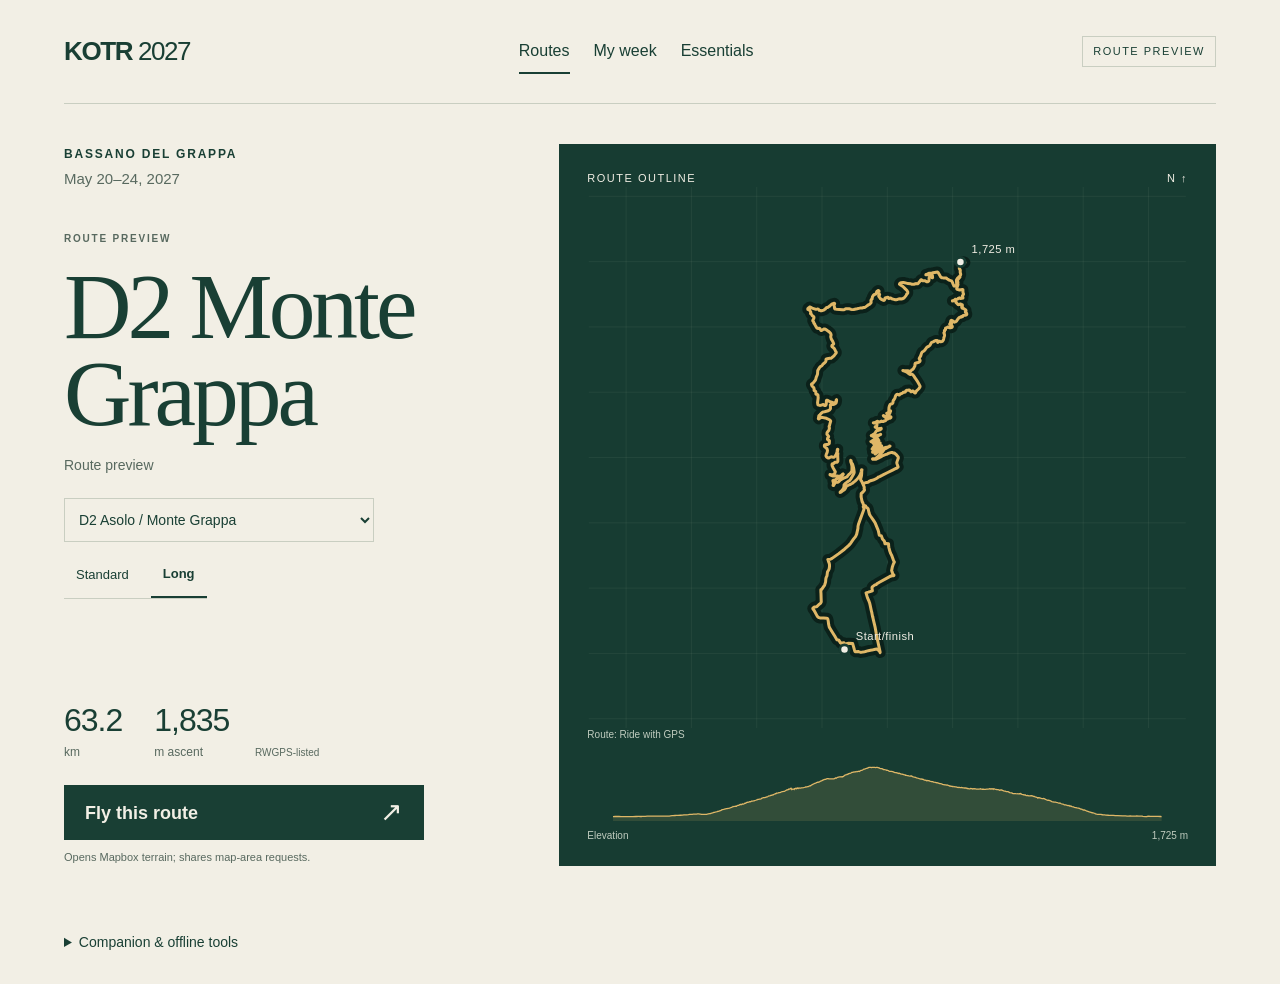
<file: index.html>
<!doctype html>
<html lang="en">
<head>
  <meta charset="utf-8">
  <!-- release entry check -->
  <meta name="viewport" content="width=device-width, initial-scale=1">
  <meta name="color-scheme" content="light">
  <meta http-equiv="x-dns-prefetch-control" content="off">
  <meta name="referrer" content="no-referrer">
  <title>KOTR 2027 · Routes</title>
  <meta name="description" content="Explore the seven event routes around Bassano del Grappa. Preview a route, fly it, then plan your week explicitly.">
  <link rel="icon" href="data:,">
  <link rel="alternate" type="application/json" title="Approved route catalog" href="./assets/route-pack.json">
  <link data-rider-style rel="stylesheet" href="./prototypes/rider-first/style.css">
  <script type="module" src="./js/home-entry.mjs"></script>
</head>
<body>
  <main id="landing">
    <header class="masthead">
      <a class="brand" href="./" aria-label="KOTR 2027 Routes">KOTR <span>2027</span></a>
      <nav aria-label="Main navigation">
        <button class="nav-active" id="routes-nav" aria-current="page">Routes</button>
        <a href="./explore.html?area=plan">My week</a>
        <a href="./explore.html?area=ride-week">Essentials</a>
      </nav>
      <span class="prototype-tag">Route preview</span>
    </header>
    <section class="hero" aria-labelledby="route-title">
      <div class="intro">
        <p class="eyebrow">Bassano del Grappa</p>
        <p class="dates">May 20–24, 2027</p>
        <div class="route-heading">
          <p class="eyebrow">Route preview</p>
          <h1 id="route-title">D2 Monte<br>Grappa</h1>
          <p class="preview-note">Route preview</p>
        </div>
        <div class="route-picker">
          <label class="sr-only" for="landing-route">Route group</label>
          <select id="landing-route" disabled></select>
          <div id="variants" role="group" aria-label="Route variant"></div>
        </div>
        <div class="metrics" aria-label="RWGPS-listed route statistics">
          <div><strong id="distance">—</strong><span>km</span></div>
          <div><strong id="ascent">—</strong><span>m ascent</span></div>
          <small>RWGPS-listed</small>
        </div>
        <div class="entry">
          <button class="primary" id="fly" disabled>Fly this route <span aria-hidden="true">↗</span></button>
          <p>Opens Mapbox terrain; shares map-area requests.</p>
        </div>
      </div>
      <figure class="geography">
        <div class="map-heading"><span>Route outline</span><span aria-label="North is up">N ↑</span></div>
        <svg id="landing-map" class="route-map" viewBox="0 0 640 580" role="img" aria-label="Actual route outline, north up. Not terrain imagery."></svg>
        <figcaption>Route: Ride with GPS</figcaption>
        <svg id="landing-profile" class="mini-profile" viewBox="0 0 640 70" role="img" aria-label="Actual route elevation profile"></svg>
        <div class="map-footer"><span>Elevation</span><span id="peak-label"></span></div>
      </figure>
    </section>
    <p id="load-status" role="status">Loading the cleared route…</p>
    <details id="home-tools">
      <summary>Companion &amp; offline tools</summary>
      <p>Preview selection is not an itinerary. <a href="./explore.html?area=plan">Plan your week</a> explicitly.</p>
      <p><a href="./explore.html">Explore: pace, comparisons, private imports &amp; replay</a> ·
        <a href="./explore.html?area=prepare">Prepare</a> ·
        <a href="./explore.html?area=ride-week">Event guide</a></p>
    </details>
    <noscript>JavaScript enables route previews and playback. The companion tools also require JavaScript.</noscript>
  </main>
  <section id="player" aria-label="Route player" hidden>
    <div id="player-surface">
      <svg id="player-map" class="route-map" viewBox="0 0 640 580" role="img" aria-label="Actual route outline with moving preview position. Not a 3D terrain view."></svg>
      <div id="terrain" aria-label="Online satellite terrain"></div>
    </div>
    <header class="player-header">
      <button id="back" class="glass" aria-label="Back to Routes">← <span>Routes</span></button>
      <div class="player-route glass">
        <label for="player-route">Explore the ride</label>
        <select id="player-route"></select>
      </div>
    </header>
    <div class="player-status glass">
      <span class="status-dot" aria-hidden="true"></span>
      <span id="terrain-status" role="status">Route outline · 2D preview</span>
      <span id="ride-notice" role="status">Paused</span>
    </div>
    <div class="camera-distance glass" role="group" aria-label="Camera distance" aria-describedby="zoom-help">
      <button id="view-rider" type="button" disabled aria-pressed="false">Rider</button>
      <button id="view-aerial" type="button" disabled aria-pressed="true">Aerial</button>
      <button id="zoom-nearer" type="button" disabled aria-label="Zoom nearer">+</button>
      <button id="zoom-farther" type="button" disabled aria-label="Zoom farther">−</button>
      <small id="zoom-help" class="sr-only">Camera requires online terrain</small>
    </div>
    <div class="player-bottom">
      <section id="profile-panel" class="glass" aria-label="Elevation profile" hidden>
        <div class="profile-heading"><span>Elevation <output id="height" aria-live="off"></output></span><button id="profile-details-toggle" aria-expanded="false" aria-controls="profile-details">Details</button><button id="profile-close">Close ×</button></div>
        <svg id="player-profile" viewBox="0 0 640 100" preserveAspectRatio="none" role="slider" tabindex="0" aria-label="Seek on elevation profile" aria-valuemin="0" aria-valuemax="1000" aria-valuenow="0" aria-describedby="profile-help"></svg>
        <div id="profile-details" hidden>
        <label for="seek" class="sr-only">Position along route</label>
        <input id="seek" type="range" min="0" max="1000" value="0">
        <div class="profile-scale"><span>Start</span><output id="position" aria-live="off"></output><span>Finish</span></div>
        <p>Ride elapsed <span id="ride-elapsed">0:00:00</span> · <span id="progress">0.0 km</span></p>
        <p id="profile-help">Tap the profile to seek paused. Arrow keys: 250 m; Page keys: 1 km; Home / End. Live rides start here with time and work reset. Elevation is from the source track.</p>
        <div class="section-actions"><button id="main-climb">Try the main climb</button></div>
        <div class="section-actions" role="group" aria-label="Baseline strategy">
          <button id="pin-baseline">Pin baseline</button><button id="repin-baseline" disabled>Repin</button><button id="remove-baseline" disabled>Remove baseline</button>
        </div>
        <p id="comparison-notice" role="status"></p>
        <p id="comparison-detail"></p>
        <details><summary>About the diamond baseline</summary>
          <p>◇ Hollow diamond = pinned strategy; ● solid circle = live rider. Distance is live minus baseline at equal elapsed time from this trial’s origin. Arrival seconds and mechanical pedal kJ are live minus baseline at the common distance both have reached, before any stop there. Negative seconds means live arrived sooner, not a ranking.</p>
          <p>A pin freezes route revision, rider/model, origin, stops, initial controls and applied actions; then holds the last effort/gear/coast. Choices apply immediately, even paused. Future timed commands are excluded until their time arrives. Seek, restart, route or rider/model changes clear the pin with a reason; live effort/gear choices do not. Repin replaces it without seeking. Nothing is saved or fetched.</p>
          <p>Estimates in constant conditions, no momentum or fatigue; uphill coasting stalls immediately. No future arrival is promised for a stalled baseline. Bounded to 24 ride hours, 1,024 applied actions, 2,048 windows and 8,192 indexed segments; beyond these limits start a shorter trial. Rider, drivetrain and still-air assumptions are in Setup.</p>
        </details>
        <div class="section-actions" role="group" aria-label="Route framing">
          <button data-frame="overview">Overview</button><button data-frame="section">Section</button><button data-frame="follow">Follow</button>
        </div>
        <p id="section-detail"></p>
        <p id="road-transition"></p>
        <button id="retry-section">Retry selected section</button>
        <details id="sections"><summary>Survey sections <span id="section-count"></span></summary><ol id="section-list"></ol></details>
        <p>Algorithmic sections · processed averages from 250 m windows (the final window may be longer), not measured road gradients. Elevation errors can affect gain and grade. No surface, hazards or recovery guarantees.</p>
        <div class="ride-context"><span id="model-provenance">Example model</span><span id="ride-remaining">ETA unknown · live choices</span></div>
        </div>
      </section>
      <section id="cockpit" class="glass" aria-label="Modeled riding cockpit">
        <div id="comparison-hud" aria-label="Live minus pinned baseline" hidden><span id="comparison-gap"></span><span id="comparison-arrival"></span></div>
        <div class="telemetry">
          <div><strong id="ride-speed">—</strong><small id="speed-provenance">km/h · example model</small></div>
          <div><strong id="ride-power">—</strong><small id="ride-effort">Steady · estimate</small></div>
          <div><strong id="ride-grade">—</strong><small>slope estimate</small></div>
        </div>
        <div id="road-card" aria-label="Estimated road ahead">
          <div class="road-line"><span id="road-current"></span></div>
          <div class="road-line"><span id="road-ahead"></span></div>
        </div>
        <div class="ride-actions">
          <div class="gears" role="group" aria-label="Gearing changes cadence, not speed">
            <button id="gear-easier" aria-label="Easier gear">− Easier</button>
            <span><b id="ride-gear">34×28</b> <span id="ride-cadence">— rpm</span></span>
            <button id="gear-harder" aria-label="Harder gear">Harder +</button>
          </div>
          <div class="efforts" role="group" aria-label="Target effort">
            <button data-effort="0.6" aria-pressed="false">Easy</button>
            <button data-effort="0.75" aria-pressed="true">Steady</button>
            <button data-effort="0.9" aria-pressed="false">Hard</button>
            <button id="coast" aria-pressed="false">Coast</button>
          </div>
        </div>
      </section>
      <div class="playbar glass">
        <button id="play" class="primary" aria-label="Play route preview">▶ <span>Play</span></button>
        <label class="playback-rate">Playback<select id="playback-rate" aria-label="Playback rate, not riding speed"><option value="1">1×</option><option value="4">4×</option><option value="16" selected>16×</option><option value="60">60×</option></select></label>
        <button id="profile-toggle" aria-expanded="false" aria-controls="profile-panel">Profile <span aria-hidden="true">⌃</span></button>
        <button id="tools-toggle" aria-expanded="false" aria-controls="tools-panel" aria-label="Rider setup and player options">Setup</button>
      </div>
      <section id="tools-panel" class="glass" aria-label="Player options" hidden>
        <div class="sheet-heading"><h2>Ride setup</h2><button id="tools-close" aria-label="Close ride setup">Close ×</button></div>
        <details><summary>About the camera approximation</summary><p>Satellite imagery and approximate terrain, not Street View or literal rider eyesight. Rider follows 2–9 m above the terrain and lifts on steep slopes. Road surfaces and road cuts are not modeled. Zoom changes viewing distance, not terrain detail or riding speed. A new route resets viewing distance.</p></details>
        <label>Mode <select id="ride-mode"><option value="experiment">Live ride · your choices</option><option value="explore">Steady ride · 75%</option></select></label>
        <p>Live ride: seeking starts here with elapsed time and work reset. Restart returns here. Steady ride: seeking shows estimated arrival time. Changes pause.</p>
        <label>Camera <select id="camera" disabled><option value="follow">Follow rider</option><option value="overview">Whole route</option><option value="section">Selected section</option></select></label>
        <p>2D Follow shows the route overview with the current rider. Section highlights use the selected route geometry.</p>
        <label class="check"><input id="offline" type="checkbox"> Use 2D only (no terrain requests)</label>
        <button id="restart">Restart ride</button>
        <fieldset><legend>Rider · optional, never auto-saved</legend>
          <p>Blank fields use the example. Invalid entries disable estimates, not the route.</p>
          <label for="rider-mass">Rider mass · kg</label><input id="rider-mass" type="text" inputmode="decimal" placeholder="Example: 75" autocomplete="off">
          <label for="rider-ftp">FTP · W</label><input id="rider-ftp" type="text" inputmode="decimal" placeholder="Example: 220" autocomplete="off">
          <label for="rider-bike">Bike + kit · kg</label><input id="rider-bike" type="text" inputmode="decimal" placeholder="Example: 12" autocomplete="off">
          <button id="rider-reset">Use example rider</button>
          <p id="rider-errors" role="status"></p>
        </fieldset>
        <p id="rider-assumptions"></p>
        <details><summary>What this model means</summary>
          <p>Easy, Steady and Hard request 60%, 75% and 90% of FTP (sustainable power), using an example 220 W unless you supply it. Watts and km/h are estimates, not actual readings. Gears change leg speed (rpm) and pedal force, not speed at fixed power. Playback only changes how fast ride time passes on screen.</p>
          <p>Estimates, not sensors or pacing advice. Quasi-steady: no momentum, acceleration or fatigue. Coast on an uphill stops immediately in this approximation; choose an effort to resume.</p>
          <p id="drivetrain-assumptions"></p>
          <p id="physics-assumptions"></p>
        </details>
      </section>
      <p class="player-credit">Route: Ride with GPS · Route preview <span id="provider-credit" hidden>· <a href="https://www.mapbox.com/about/maps/" target="_blank" rel="noopener">© Mapbox</a> · <a href="https://www.openstreetmap.org/copyright" target="_blank" rel="noopener">© OpenStreetMap</a> · <a href="https://apps.mapbox.com/feedback/" target="_blank" rel="noopener">Improve this map</a></span></p>
    </div>
  </section>
</body>
</html>
</file>
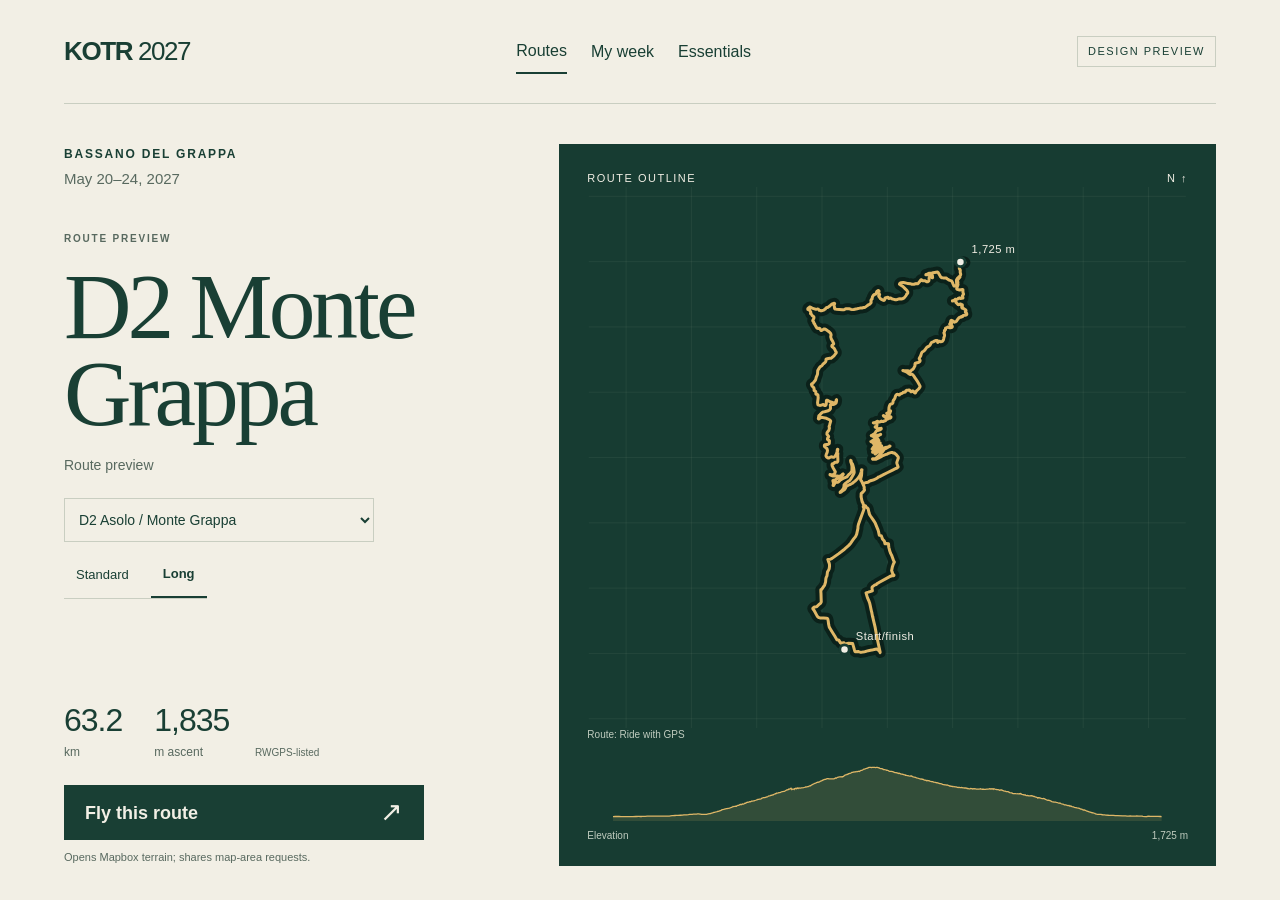
<file: prototypes/rider-first/index.html>
<!doctype html>
<html lang="en">
<head>
  <meta charset="utf-8">
  <meta name="viewport" content="width=device-width, initial-scale=1">
  <meta name="color-scheme" content="light">
  <title>KOTR 2027 · Routes preview</title>
  <link rel="icon" href="data:,">
  <link rel="alternate" type="application/json" title="Approved route catalog" href="../../assets/route-pack.json">
  <link rel="stylesheet" href="./style.css">
  <script type="module" src="./app.mjs"></script>
</head>
<body>
  <main id="landing">
    <header class="masthead">
      <a class="brand" href="./" aria-label="KOTR 2027 Routes">KOTR <span>2027</span></a>
      <nav aria-label="Preview navigation">
        <button class="nav-active" id="routes-nav" aria-current="page">Routes</button>
        <button data-dialog="week">My week</button>
        <button data-dialog="essentials">Essentials</button>
      </nav>
      <span class="prototype-tag">Design preview</span>
    </header>
    <section class="hero" aria-labelledby="route-title">
      <div class="intro">
        <p class="eyebrow">Bassano del Grappa</p>
        <p class="dates">May 20–24, 2027</p>
        <div class="route-heading">
          <p class="eyebrow">Route preview</p>
          <h1 id="route-title">D2 Monte<br>Grappa</h1>
          <p class="preview-note">Route preview</p>
        </div>
        <div class="route-picker">
          <label class="sr-only" for="landing-route">Route group</label>
          <select id="landing-route" disabled></select>
          <div id="variants" role="group" aria-label="Route variant"></div>
        </div>
        <div class="metrics" aria-label="RWGPS-listed route statistics">
          <div><strong id="distance">—</strong><span>km</span></div>
          <div><strong id="ascent">—</strong><span>m ascent</span></div>
          <small>RWGPS-listed</small>
        </div>
        <div class="entry">
          <button class="primary" id="fly" disabled>Fly this route <span aria-hidden="true">↗</span></button>
          <p>Opens Mapbox terrain; shares map-area requests.</p>
        </div>
      </div>
      <figure class="geography">
        <div class="map-heading"><span>Route outline</span><span aria-label="North is up">N ↑</span></div>
        <svg id="landing-map" class="route-map" viewBox="0 0 640 580" role="img" aria-label="Actual route outline, north up. Not terrain imagery."></svg>
        <figcaption>Route: Ride with GPS</figcaption>
        <svg id="landing-profile" class="mini-profile" viewBox="0 0 640 70" role="img" aria-label="Actual route elevation profile"></svg>
        <div class="map-footer"><span>Elevation</span><span id="peak-label"></span></div>
      </figure>
    </section>
    <p id="load-status" role="status">Loading the cleared route…</p>
  </main>

  <section id="player" aria-label="Route player" hidden>
    <div id="player-surface">
      <svg id="player-map" class="route-map" viewBox="0 0 640 580" role="img" aria-label="Actual route outline with moving preview position. Not a 3D terrain view."></svg>
      <div id="terrain" aria-label="Online satellite terrain"></div>
    </div>
    <header class="player-header">
      <button id="back" class="glass" aria-label="Back to Routes">← <span>Routes</span></button>
      <div class="player-route glass">
        <label for="player-route">Explore the ride</label>
        <select id="player-route"></select>
      </div>
    </header>
    <div class="player-status glass">
      <span class="status-dot" aria-hidden="true"></span>
      <span id="terrain-status" role="status">Route outline · 2D preview</span>
      <span id="ride-notice" role="status">Paused</span>
    </div>
    <div class="camera-distance glass" role="group" aria-label="Camera distance" aria-describedby="zoom-help">
      <button id="view-rider" type="button" disabled aria-pressed="false">Rider</button>
      <button id="view-aerial" type="button" disabled aria-pressed="true">Aerial</button>
      <button id="zoom-nearer" type="button" disabled aria-label="Zoom nearer">+</button>
      <button id="zoom-farther" type="button" disabled aria-label="Zoom farther">−</button>
      <small id="zoom-help" class="sr-only">Camera requires online terrain</small>
    </div>
    <div class="player-bottom">
      <section id="profile-panel" class="glass" aria-label="Elevation profile" hidden>
        <div class="profile-heading"><span>Elevation <output id="height" aria-live="off"></output></span><button id="profile-details-toggle" aria-expanded="false" aria-controls="profile-details">Details</button><button id="profile-close">Close ×</button></div>
        <svg id="player-profile" viewBox="0 0 640 100" preserveAspectRatio="none" role="slider" tabindex="0" aria-label="Seek on elevation profile" aria-valuemin="0" aria-valuemax="1000" aria-valuenow="0" aria-describedby="profile-help"></svg>
        <div id="profile-details" hidden>
        <label for="seek" class="sr-only">Position along route</label>
        <input id="seek" type="range" min="0" max="1000" value="0">
        <div class="profile-scale"><span>Start</span><output id="position" aria-live="off"></output><span>Finish</span></div>
        <p>Ride elapsed <span id="ride-elapsed">0:00:00</span> · <span id="progress">0.0 km</span></p>
        <p id="profile-help">Tap the profile to seek paused. Arrow keys: 250 m; Page keys: 1 km; Home / End. Live rides start here with time and work reset. Elevation is from the source track.</p>
        <div class="section-actions"><button id="main-climb">Try the main climb</button></div>
        <div class="section-actions" role="group" aria-label="Baseline strategy">
          <button id="pin-baseline">Pin baseline</button><button id="repin-baseline" disabled>Repin</button><button id="remove-baseline" disabled>Remove baseline</button>
        </div>
        <p id="comparison-notice" role="status"></p>
        <p id="comparison-detail"></p>
        <details><summary>About the diamond baseline</summary>
          <p>◇ Hollow diamond = pinned strategy; ● solid circle = live rider. Distance is live minus baseline at equal elapsed time from this trial’s origin. Arrival seconds and mechanical pedal kJ are live minus baseline at the common distance both have reached, before any stop there. Negative seconds means live arrived sooner, not a ranking.</p>
          <p>A pin freezes route revision, rider/model, origin, stops, initial controls and applied actions; then holds the last effort/gear/coast. Choices apply immediately, even paused. Future timed commands are excluded until their time arrives. Seek, restart, route or rider/model changes clear the pin with a reason; live effort/gear choices do not. Repin replaces it without seeking. Nothing is saved or fetched.</p>
          <p>Estimates in constant conditions, no momentum or fatigue; uphill coasting stalls immediately. No future arrival is promised for a stalled baseline. Bounded to 24 ride hours, 1,024 applied actions, 2,048 windows and 8,192 indexed segments; beyond these limits start a shorter trial. Rider, drivetrain and still-air assumptions are in Setup.</p>
        </details>
        <div class="section-actions" role="group" aria-label="Route framing">
          <button data-frame="overview">Overview</button><button data-frame="section">Section</button><button data-frame="follow">Follow</button>
        </div>
        <p id="section-detail"></p>
        <p id="road-transition"></p>
        <button id="retry-section">Retry selected section</button>
        <details id="sections"><summary>Survey sections <span id="section-count"></span></summary><ol id="section-list"></ol></details>
        <p>Algorithmic sections · processed averages from 250 m windows (the final window may be longer), not measured road gradients. Elevation errors can affect gain and grade. No surface, hazards or recovery guarantees.</p>
        <div class="ride-context"><span id="model-provenance">Example model</span><span id="ride-remaining">ETA unknown · live choices</span></div>
        </div>
      </section>
      <section id="cockpit" class="glass" aria-label="Modeled riding cockpit">
        <div id="comparison-hud" aria-label="Live minus pinned baseline" hidden><span id="comparison-gap"></span><span id="comparison-arrival"></span></div>
        <div class="telemetry">
          <div><strong id="ride-speed">—</strong><small id="speed-provenance">km/h · example model</small></div>
          <div><strong id="ride-power">—</strong><small id="ride-effort">Steady · estimate</small></div>
          <div><strong id="ride-grade">—</strong><small>slope estimate</small></div>
        </div>
        <div id="road-card" aria-label="Estimated road ahead">
          <div class="road-line"><span id="road-current"></span></div>
          <div class="road-line"><span id="road-ahead"></span></div>
        </div>
        <div class="ride-actions">
          <div class="gears" role="group" aria-label="Gearing changes cadence, not speed">
            <button id="gear-easier" aria-label="Easier gear">− Easier</button>
            <span><b id="ride-gear">34×28</b> <span id="ride-cadence">— rpm</span></span>
            <button id="gear-harder" aria-label="Harder gear">Harder +</button>
          </div>
          <div class="efforts" role="group" aria-label="Target effort">
            <button data-effort="0.6" aria-pressed="false">Easy</button>
            <button data-effort="0.75" aria-pressed="true">Steady</button>
            <button data-effort="0.9" aria-pressed="false">Hard</button>
            <button id="coast" aria-pressed="false">Coast</button>
          </div>
        </div>
      </section>
      <div class="playbar glass">
        <button id="play" class="primary" aria-label="Play route preview">▶ <span>Play</span></button>
        <label class="playback-rate">Playback<select id="playback-rate" aria-label="Playback rate, not riding speed"><option value="1">1×</option><option value="4">4×</option><option value="16" selected>16×</option><option value="60">60×</option></select></label>
        <button id="profile-toggle" aria-expanded="false" aria-controls="profile-panel">Profile <span aria-hidden="true">⌃</span></button>
        <button id="tools-toggle" aria-expanded="false" aria-controls="tools-panel" aria-label="Rider setup and player options">Setup</button>
      </div>
      <section id="tools-panel" class="glass" aria-label="Player options" hidden>
        <div class="sheet-heading"><h2>Ride setup</h2><button id="tools-close" aria-label="Close ride setup">Close ×</button></div>
        <details><summary>About the camera approximation</summary><p>Satellite imagery and approximate terrain, not Street View or literal rider eyesight. Rider follows 2–9 m above the terrain and lifts on steep slopes. Road surfaces and road cuts are not modeled. Zoom changes viewing distance, not terrain detail or riding speed. A new route resets viewing distance.</p></details>
        <label>Mode <select id="ride-mode"><option value="experiment">Live ride · your choices</option><option value="explore">Steady ride · 75%</option></select></label>
        <p>Live ride: seeking starts here with elapsed time and work reset. Restart returns here. Steady ride: seeking shows estimated arrival time. Changes pause.</p>
        <label>Camera <select id="camera" disabled><option value="follow">Follow rider</option><option value="overview">Whole route</option><option value="section">Selected section</option></select></label>
        <p>2D Follow shows the route overview with the current rider. Section highlights use the selected route geometry.</p>
        <label class="check"><input id="offline" type="checkbox"> Use 2D only (no terrain requests)</label>
        <button id="restart">Restart ride</button>
        <fieldset><legend>Rider · optional, never auto-saved</legend>
          <p>Blank fields use the example. Invalid entries disable estimates, not the route.</p>
          <label for="rider-mass">Rider mass · kg</label><input id="rider-mass" type="text" inputmode="decimal" placeholder="Example: 75" autocomplete="off">
          <label for="rider-ftp">FTP · W</label><input id="rider-ftp" type="text" inputmode="decimal" placeholder="Example: 220" autocomplete="off">
          <label for="rider-bike">Bike + kit · kg</label><input id="rider-bike" type="text" inputmode="decimal" placeholder="Example: 12" autocomplete="off">
          <button id="rider-reset">Use example rider</button>
          <p id="rider-errors" role="status"></p>
        </fieldset>
        <p id="rider-assumptions"></p>
        <details><summary>What this model means</summary>
          <p>Easy, Steady and Hard request 60%, 75% and 90% of FTP (sustainable power), using an example 220 W unless you supply it. Watts and km/h are estimates, not actual readings. Gears change leg speed (rpm) and pedal force, not speed at fixed power. Playback only changes how fast ride time passes on screen.</p>
          <p>Estimates, not sensors or pacing advice. Quasi-steady: no momentum, acceleration or fatigue. Coast on an uphill stops immediately in this approximation; choose an effort to resume.</p>
          <p id="drivetrain-assumptions"></p>
          <p id="physics-assumptions"></p>
        </details>
      </section>
      <p class="player-credit">Route: Ride with GPS · Design preview <span id="provider-credit" hidden>· <a href="https://www.mapbox.com/about/maps/" target="_blank" rel="noopener">© Mapbox</a> · <a href="https://www.openstreetmap.org/copyright" target="_blank" rel="noopener">© OpenStreetMap</a> · <a href="https://apps.mapbox.com/feedback/" target="_blank" rel="noopener">Improve this map</a></span></p>
    </div>
  </section>

  <dialog id="info-dialog" aria-labelledby="dialog-title">
    <h2 id="dialog-title"></h2>
    <p id="dialog-copy"></p>
    <button id="dialog-close" class="primary">Back to routes</button>
  </dialog>
</body>
</html>
</file>
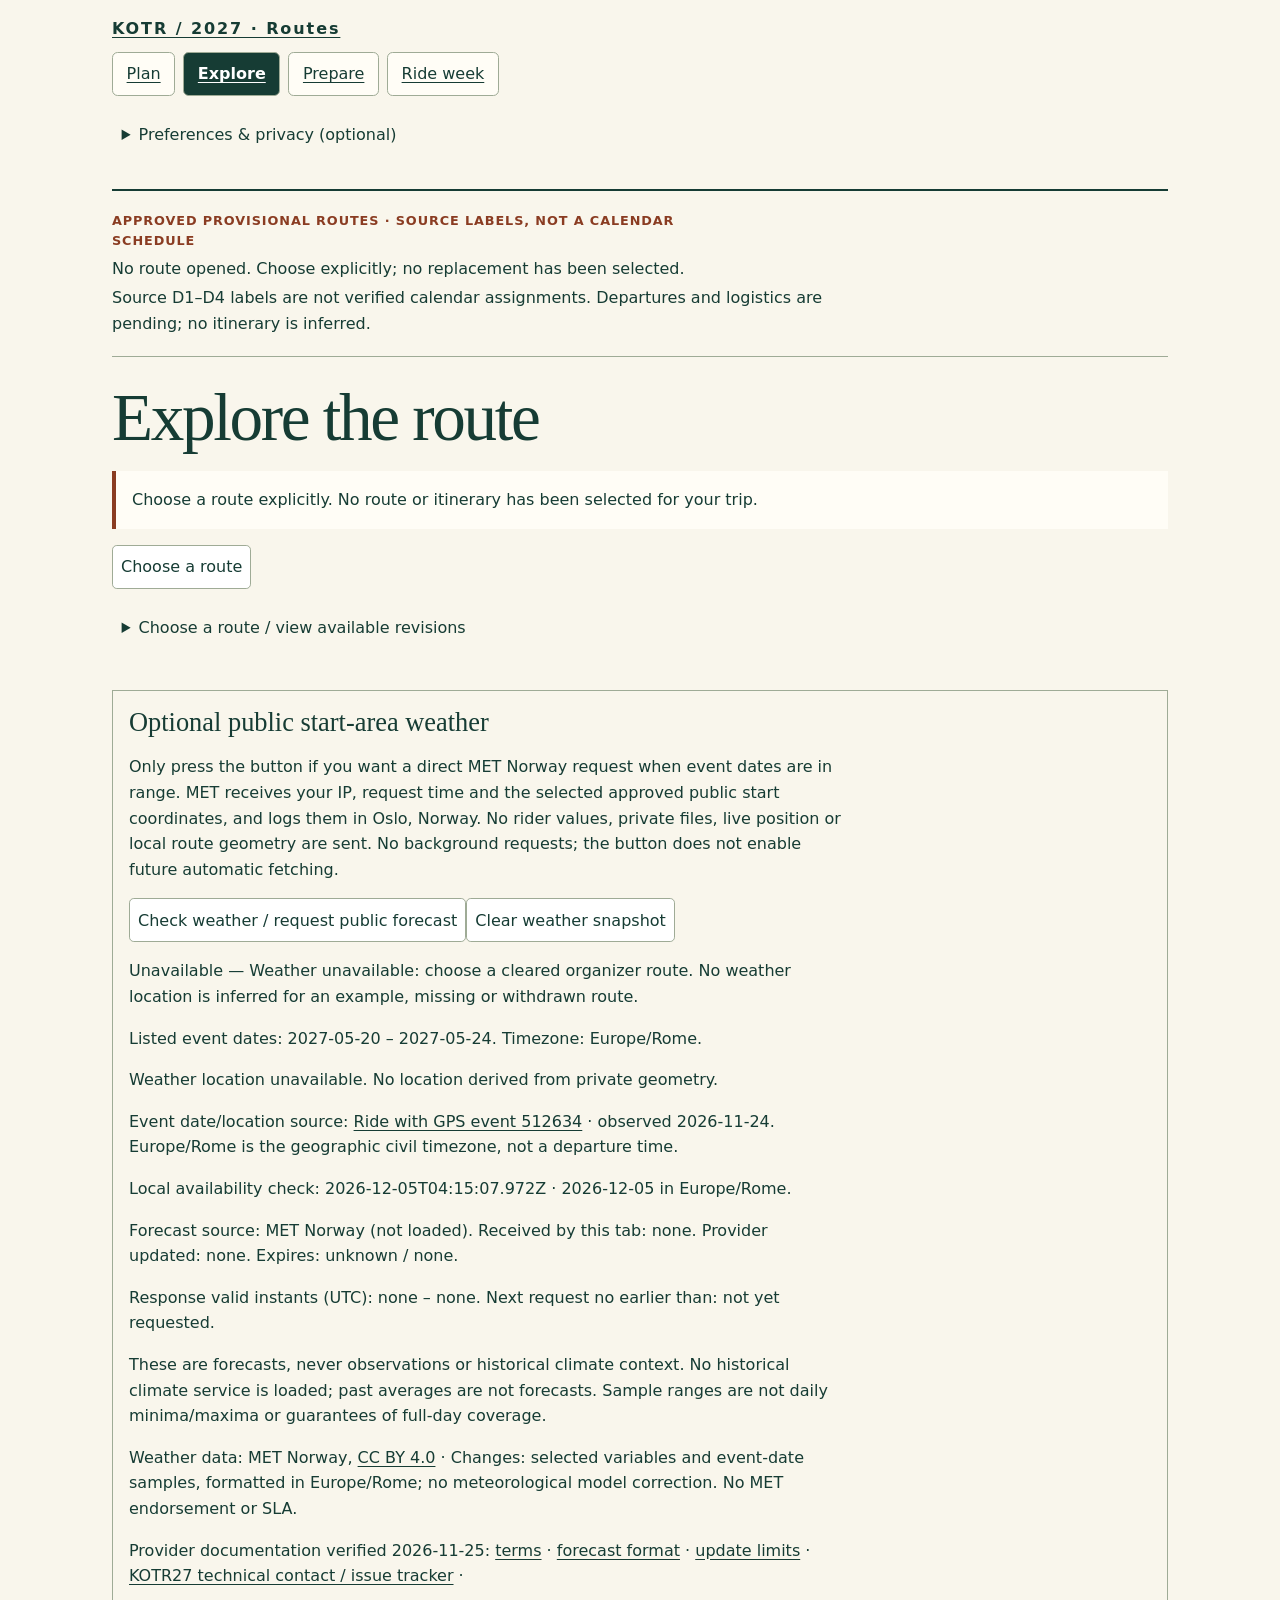
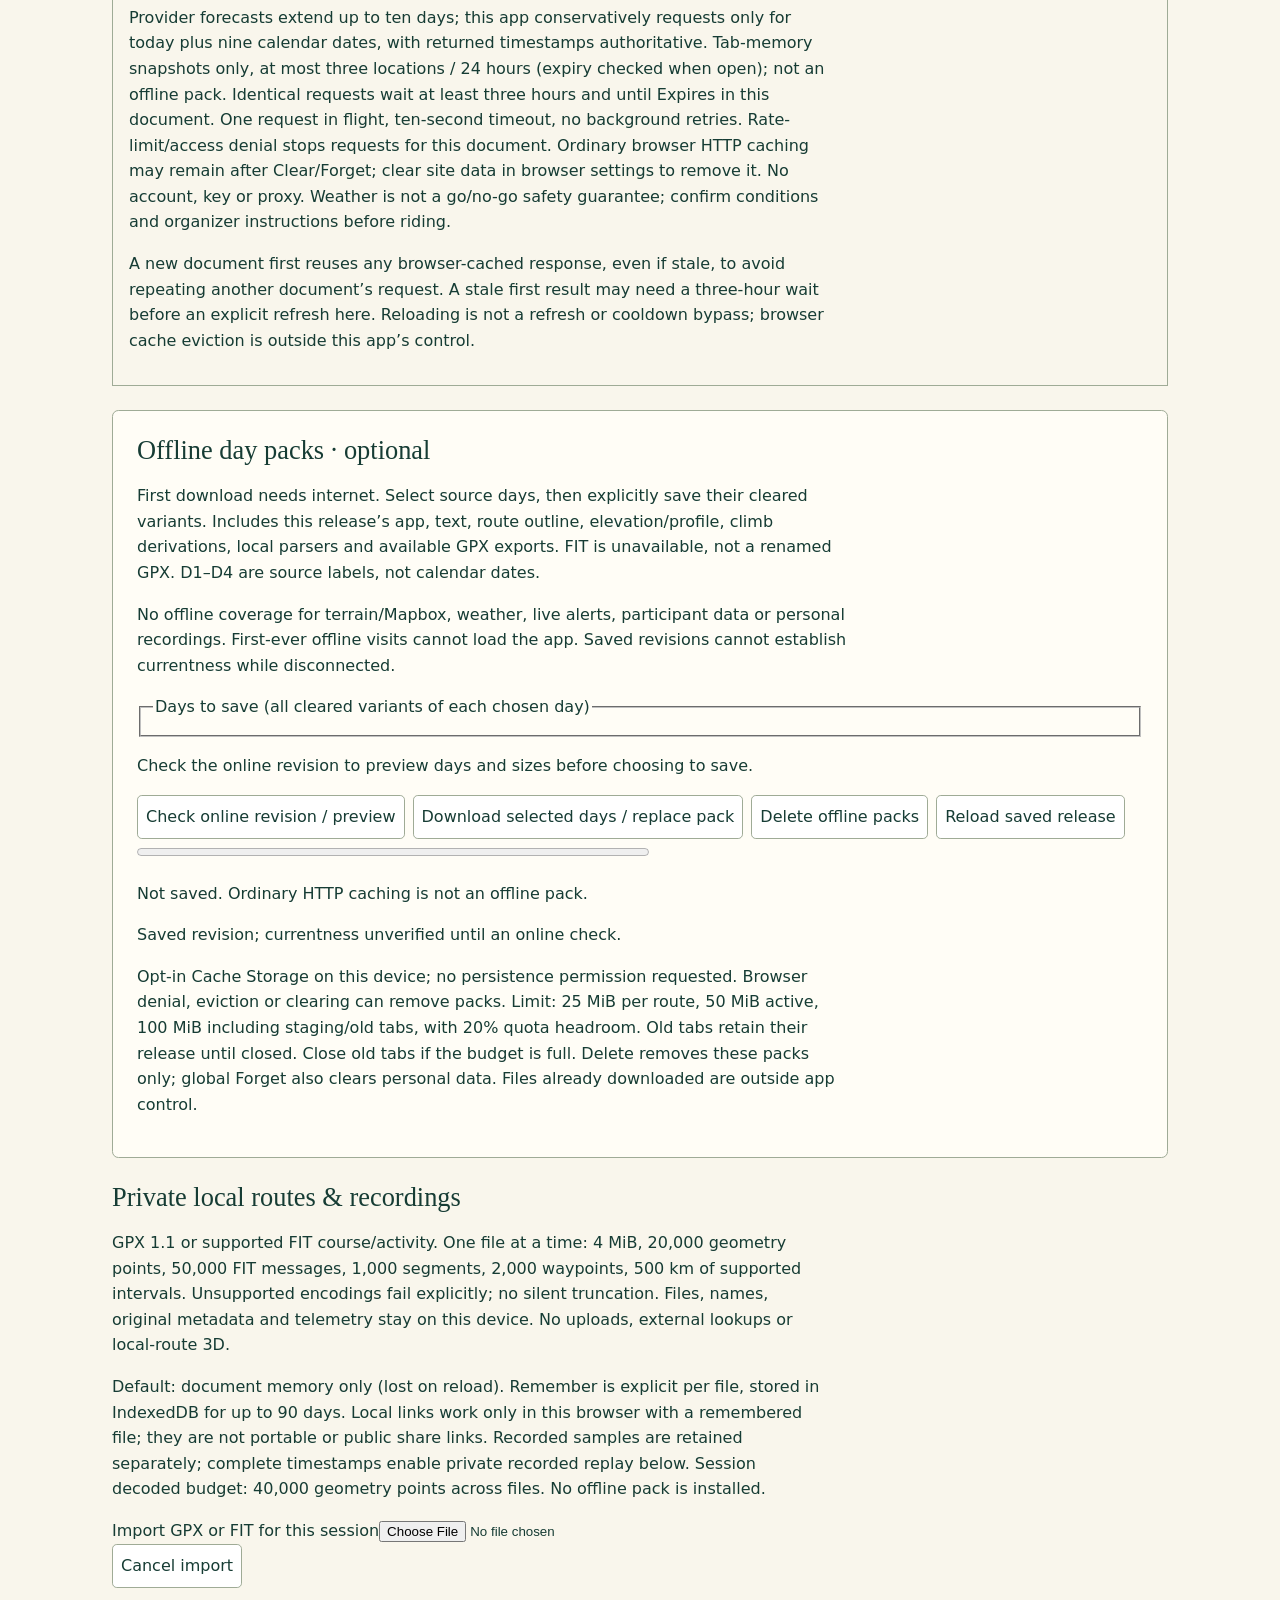
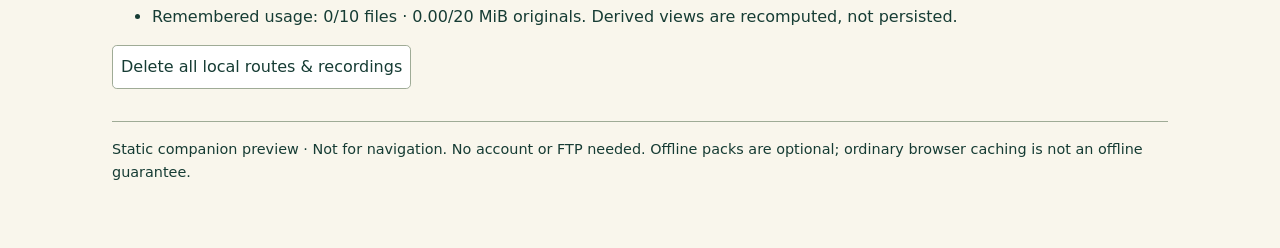
<file: explore.html>
<!doctype html>
<html lang="en">
<head>
  <meta charset="utf-8">
  <!-- release entry check -->
  <meta name="viewport" content="width=device-width, initial-scale=1">
  <meta http-equiv="x-dns-prefetch-control" content="off">
  <meta name="referrer" content="strict-origin-when-cross-origin">
  <link rel="icon" href="data:,">
  <title>Explore · KOTR 2027 rider companion</title>
  <meta name="description" content="Explore the seven approved provisional event routes, with optional pace tools and flyover. No route is selected for you.">
  <script type="module" src="./js/site-shell.mjs"></script>
  <link rel="stylesheet" href="./assets/site.css">
</head>
<body>
<a class="skip" href="#site-heading">Skip to main content</a>
<main id="main">
  <div id="site-shell">
    <header class="site-header"><strong>KOTR / 2027</strong></header>
    <h1 id="site-heading" tabindex="-1">Explore the routes</h1>
    <p>Seven approved provisional event routes are available. Source day labels are not calendar assignments.</p>
    <p>JavaScript enables explicit route selection, briefing and optional pace tools. No account or FTP needed.</p>
    <a href="./index.html">Routes &amp; Fly</a>
    <a href="./explore.html?area=plan">Plan your ride</a>
  </div>
</main>
</body>
</html>
</file>
<file: prototypes/rider-first/style.css>
*{box-sizing:border-box}
:root{--stone:#f2efe5;--ink:#193f34;--muted:#58695f;--green:#173c32;--ochre:#dfb767;--line:#c9cec1}
body{margin:0;background:var(--stone);color:var(--ink);font:1rem/1.45 -apple-system,BlinkMacSystemFont,"Segoe UI",sans-serif}
[hidden]{display:none!important}
button,select,input{font:inherit}
button,select{cursor:pointer}
button{border:0;background:transparent;color:inherit;min-height:44px;padding:10px 15px}
a{color:inherit}
button:disabled,select:disabled{opacity:.55;cursor:wait}
:focus-visible{outline:3px solid #ad640a;outline-offset:4px}
#player :focus-visible{outline-color:#ffe097}
.sr-only{position:absolute;width:1px;height:1px;padding:0;overflow:hidden;clip-path:inset(50%);white-space:nowrap}
.masthead{height:104px;display:flex;align-items:center;justify-content:space-between;margin:0 5%;border-bottom:1px solid var(--line);gap:20px}
.brand{font-size:26px;letter-spacing:-1.4px;font-weight:850;text-decoration:none}
.brand span{font-weight:400}
nav{display:flex;gap:24px}
nav button,nav a{padding:10px 0}
nav a{text-decoration:none;min-height:44px}
#home-tools{margin:20px 5%;font-size:14px}
#home-tools summary{cursor:pointer;padding:12px 0}
#home-tools button{border:1px solid var(--line);margin:4px}
#home-tools label{display:block}
.nav-active{border-bottom:2px solid var(--ink)}
.prototype-tag{font-size:11px;text-transform:uppercase;letter-spacing:1.5px;border:1px solid var(--line);padding:7px 10px}
.hero{display:grid;grid-template-columns:43% 57%;max-width:1600px;margin:auto;padding:40px 5% 34px;height:calc(100svh - 104px);min-height:740px;gap:0}
.intro{display:flex;flex-direction:column;padding:2px 48px 0 0;align-items:flex-start}
.eyebrow{font-size:12px;letter-spacing:1.8px;text-transform:uppercase;margin:0;font-weight:650}
.eyebrow span{font-weight:400;margin-left:12px}
.dates{margin:5px 0 0;font-size:15px;color:var(--muted)}
.route-heading{margin-top:42px}
.route-heading>.eyebrow{color:var(--muted);font-size:10px}
h1{font:400 clamp(58px,7.3vw,110px)/.93 Georgia,"Times New Roman",serif;letter-spacing:-4px;margin:17px 0 18px;overflow-wrap:anywhere}
.long-name h1{font-size:62px;letter-spacing:-2px}
.preview-note{font-size:14px;color:var(--muted);margin:0 0 22px}
.route-picker{width:100%;display:flex;flex-wrap:wrap;gap:12px;align-items:center}
select{max-width:100%;min-width:0;border:1px solid var(--line);border-radius:0;background:transparent;color:inherit;min-height:44px;padding:8px 26px 8px 10px}
#landing-route{width:100%;max-width:310px;font-size:14px}
#variants{display:flex;border-bottom:1px solid var(--line);gap:10px}
#variants button{font-size:13px;padding:6px 12px}
#variants [aria-pressed=true]{border-bottom:2px solid var(--ink);font-weight:700}
#variants .only{padding:10px 0;font-size:13px;color:var(--muted)}
.metrics{display:flex;gap:32px;position:relative;padding:23px 0 24px;margin-top:auto}
.metrics div{display:flex;flex-direction:column}
.metrics strong{font-size:32px;letter-spacing:-1px;font-weight:450;font-variant-numeric:tabular-nums}
.metrics span{font-size:12px;color:var(--muted)}
.metrics small{position:absolute;right:-90px;bottom:25px;font-size:10px;color:var(--muted)}
.entry{width:100%;max-width:360px}
.primary{background:var(--ink);color:var(--stone);font-weight:600;min-height:54px}
#fly{display:flex;justify-content:space-between;align-items:center;width:100%;text-align:left;padding:14px 21px;font-size:18px}
#fly span{font-size:27px;font-weight:300;line-height:1}
.entry p{font-size:11px;color:var(--muted);margin:10px 0 0}
.geography{margin:0;position:relative;background:var(--green);color:var(--stone);display:flex;flex-direction:column;justify-content:center;min-height:0;overflow:hidden}
.geography>.route-map{height:0;flex:1}
.map-heading{display:flex;justify-content:space-between;padding:27px 28px 0;font-size:11px;letter-spacing:1.5px;text-transform:uppercase}
.map-heading b{font-weight:400;color:#b1c2b5;margin-left:20px}
.route-map{display:block;width:100%;min-height:0;flex:1}
.route-map .grid{stroke:#dbe4c8;stroke-width:.6;opacity:.1}
.route-map .track-shadow{fill:none;stroke:#0b211a;stroke-width:11;stroke-linecap:round;stroke-linejoin:round}
.route-map .track{fill:none;stroke:var(--ochre);stroke-width:3;stroke-linecap:round;stroke-linejoin:round}
.route-map text{font:12px -apple-system,BlinkMacSystemFont,"Segoe UI",sans-serif;fill:var(--stone);letter-spacing:.5px}
.route-map .point{fill:var(--stone);stroke:var(--green);stroke-width:3}
figcaption,.map-footer{display:flex;justify-content:space-between;padding:0 28px;font-size:10px;color:#c0ccbf}
.mini-profile{height:60px;width:calc(100% - 56px);margin:18px 28px 0;overflow:visible}
.profile-fill{fill:#dfb76722;stroke:none}
.profile-line{fill:none;stroke:var(--ochre);stroke-width:1.5}
.profile-range{fill:#ffe09733;stroke:#ffe097;stroke-width:1}
.route-map .section-track{fill:none;stroke:#ffe097;stroke-width:7;stroke-linecap:round;stroke-linejoin:round}
.route-map path{vector-effect:non-scaling-stroke}
.route-map .grid{vector-effect:non-scaling-stroke}
#player-map[data-framing=section] text,#player-map[data-framing=section] .point{display:none}
.map-footer{padding:8px 28px 23px}
#load-status{font-size:13px;margin:0 5% 10px}
#load-status:empty{display:none}
#player{position:fixed;inset:0;height:100dvh;background:var(--green);color:var(--stone);isolation:isolate;overflow:hidden}
#player-surface{position:absolute;inset:0;z-index:0}
.player-header,.player-status,.camera-distance,.player-bottom{z-index:1}
#player-map{width:100%;height:100%;padding:115px 20px 120px}
#terrain{position:absolute;inset:0}
#terrain:empty{visibility:hidden}
.camera-distance{position:relative;display:grid;grid-template-columns:1fr 1fr 44px 44px;gap:0;padding:0 4px;align-self:flex-start;margin:6px 24px 24dvh;flex-shrink:0;max-width:calc(100% - 48px)}
.camera-distance button{min-width:44px;min-height:44px;padding:6px 10px}
.camera-distance small{grid-column:1/-1;font-size:.625rem;line-height:1.3;padding:0 4px 2px;color:#bdcbbf}
.camera-distance [aria-pressed=true]{color:#ffe097;background:#dfb76719;box-shadow:inset 0 -2px var(--ochre)}
.player-header{position:absolute;top:24px;left:28px;right:28px;display:flex;align-items:start;gap:12px;pointer-events:none}
.player-header>*{pointer-events:auto}
.glass{background:#12352ef2;border:1px solid #68857577;box-shadow:0 6px 30px #081c1920;border-radius:4px}
#back{height:56px;white-space:nowrap}
.player-route{padding:8px 14px;max-width:520px;min-width:0}
.player-route label{display:block;font-size:10px;text-transform:uppercase;letter-spacing:1.4px;color:#b8cbbd}
.player-route select{border:0;padding:0 26px 0 0;min-height:28px;width:100%;font-size:17px}
.player-route select:focus-visible{outline-offset:1px}
select option{background:var(--stone);color:var(--ink)}
.player-status{position:absolute;top:110px;left:28px;max-width:min(500px,calc(100% - 56px));padding:8px 12px;display:flex;align-items:center;gap:9px;font-size:12px}
.status-dot{width:6px;height:6px;flex-shrink:0;border-radius:100%;background:var(--ochre)}
.player-bottom{position:absolute;bottom:10px;left:50%;transform:translateX(-50%);width:min(650px,calc(100% - 48px))}
.playbar{display:flex;align-items:center;gap:10px;padding:8px}
.playbar .primary{background:var(--ochre);color:#152f26;min-width:116px;min-height:48px}
#progress{margin-right:auto;white-space:nowrap;font-size:13px;font-variant-numeric:tabular-nums}
#profile-toggle{white-space:nowrap}
#tools-toggle{letter-spacing:1px}
#profile-panel{padding:15px 20px 10px;margin-bottom:8px}
.profile-heading,.profile-scale{display:flex;justify-content:space-between;font-size:12px}
.profile-heading small{font-size:10px;color:#b8cbbd;margin-left:6px}
#player-profile{width:100%;height:100px;display:block;margin-top:8px}
#seek{display:block;width:100%;margin:0;accent-color:var(--ochre);height:30px}
.profile-scale{font-size:10px;color:#bdcbbf}
#tools-panel{position:absolute;bottom:90px;right:0;width:min(380px,100%);padding:16px;font-size:13px}
#tools-panel p{margin:0 0 12px}
#tools-panel label{display:flex;align-items:center;gap:8px;margin-bottom:8px}
#tools-panel select{flex:1}
#tools-panel input{accent-color:var(--ochre);width:18px;height:18px}
#restart{border:1px solid #688575}
.player-credit{text-align:center;font-size:10px;margin:8px 0 0;color:#d0dace}
.player-credit a{text-underline-offset:2px}
.online #provider-credit{display:none}
.route-rider{width:20px;height:20px;background:#dcae58;border:4px solid white;border-radius:50%;box-shadow:0 0 0 5px #112c2a99}
.ghost-diamond{fill:none;stroke:#9fe9ee;stroke-width:3}
.route-ghost{width:44px;height:44px;pointer-events:none}
.route-ghost svg{width:100%;height:100%;overflow:visible}
#comparison-hud{font-size:.7rem;line-height:1.45;color:#c2f4f6;display:flex;justify-content:space-between;gap:8px;flex-wrap:wrap;font-variant-numeric:tabular-nums}
#comparison-arrival{font-size:.65rem}
.route-endpoint{display:block;background:var(--ink);color:white;border:1px solid white;padding:1px 5px;font-size:10px}
/* Keep provider attribution available; own compact credit is also always shown. */
.mapboxgl-ctrl-top-right{top:100px!important;right:16px!important}
.mapboxgl-ctrl-bottom-left,.mapboxgl-ctrl-bottom-right{bottom:9px!important}
.mapboxgl-ctrl button{min-height:0;padding:0}
dialog{color:var(--ink);background:var(--stone);border:0;max-width:min(460px,calc(100% - 40px));padding:32px}
dialog::backdrop{background:#0d2b24bb}
dialog h2{font:36px Georgia,serif;margin:0}
dialog p{margin:18px 0 24px}
@media(min-width:1000px) and (max-height:820px){
  .masthead{height:80px}.hero{padding-top:25px;height:calc(100svh - 80px);min-height:660px}.route-heading{margin-top:24px}h1{font-size:80px}
}
@media(max-width:800px){
  .masthead{margin:0 22px;height:80px;gap:10px}.brand{font-size:21px;white-space:nowrap}.prototype-tag{display:none}nav{gap:17px}nav button,nav a{font-size:12px}
  .hero{padding:22px;display:grid;grid-template-columns:1fr;height:auto;min-height:auto;position:relative}
  .intro{padding:0;display:contents}
  .intro>.eyebrow{font-size:10px;letter-spacing:1.1px}.dates{font-size:12px;margin:2px 0 0}
  .route-heading{margin-top:20px}.route-heading>.eyebrow{display:none}
  h1{font-size:53px;letter-spacing:-2px;line-height:1;margin:0 0 6px}h1 br{display:none}h1 br:after{content:" "}
  .preview-note{font-size:11px;margin:0 0 15px}
  .route-picker{gap:8px;flex-wrap:nowrap;justify-content:space-between;margin-bottom:14px}
  #landing-route{width:calc(100% - 153px);font-size:11px;padding-left:6px;padding-right:15px}
  #variants{gap:0;flex-shrink:0}#variants button{font-size:11px;padding:6px 9px}#variants .only{font-size:11px}
  .long-name h1{font-size:36px;letter-spacing:-1px}
  .geography{grid-row:5;min-height:0;height:285px}
  .long-name .geography{height:250px}
  .long-name .geography>.route-map{height:165px}
  .map-heading{padding:13px 15px 0;font-size:9px}.map-heading b{margin-left:10px}
  .geography>.route-map{height:225px;flex:auto;width:100%;padding:0 10px}
  figcaption{font-size:8px;padding:0 15px}
  .mini-profile{height:23px;width:calc(100% - 30px);margin:7px 15px 0}
  .map-footer{font-size:8px;padding:2px 15px 9px}
  .metrics{padding:12px 0 13px;gap:32px;margin:0}.metrics strong{font-size:27px}.metrics span{font-size:10px}.metrics small{right:0;bottom:15px;font-size:9px}
  .entry{max-width:none}.primary{min-height:50px}#fly{font-size:16px;padding:11px 17px}
  .entry p{font-size:10px;margin-top:7px}
  .player-header{top:12px;left:12px;right:12px;gap:8px}#back{padding:10px;height:61px}#back span{display:none}
  .player-route{flex:1;padding:9px 10px}.player-route select{font-size:13px}
  .player-status{top:87px;left:12px;max-width:calc(100% - 24px);font-size:11px}
  #player-map{padding:130px 12px 150px}
  .player-bottom{width:calc(100% - 24px);bottom:10px}
  .online .player-bottom{bottom:50px}
  .playbar{gap:2px;padding:6px}.playbar .primary{min-width:88px;padding:8px;min-height:46px}
  #progress{font-size:11px;margin-left:6px}
  #profile-toggle{font-size:12px;padding:8px}#tools-toggle{padding:8px}
  .player-credit{font-size:8px;line-height:1.6;padding:0 8px}
  #profile-panel{padding:12px}#player-profile{height:80px}
  .mapboxgl-ctrl-top-right{top:135px!important;right:5px!important}
}
@media(prefers-reduced-motion:reduce){*{scroll-behavior:auto!important}}

/* A riding cockpit, not a second dashboard. Only the map owns the background;
   the header and closed cockpit stay in flow even at enlarged text sizes. */
#player{display:flex;flex-direction:column;overflow-y:auto}
.player-header{position:relative;inset:auto;margin:16px 24px 0;flex-shrink:0}
.player-route select{min-height:44px;font-size:1.0625rem}
.player-route label{font-size:.625rem}
.player-status{position:relative;inset:auto;margin:8px 24px 0;align-self:flex-start;display:flex;flex-wrap:wrap;gap:2px 9px;flex-shrink:0;max-width:calc(100% - 48px)}
.player-status .status-dot{grid-row:1/3;align-self:center}
#ride-notice{grid-column:2;font-size:.75rem;overflow-wrap:anywhere}
#return-rider{grid-column:2;justify-self:start}
.player-status:has(#return-rider:not([hidden])){grid-template-columns:6px minmax(0,1fr) auto}
.player-status #return-rider{grid-column:3;grid-row:1/3;width:80px;padding:4px;font-size:.7rem;align-self:center}
.player-bottom{position:relative;inset:auto;transform:none;align-self:center;margin: auto 0 12px;flex-shrink:0;width:min(720px,calc(100% - 48px))}
#cockpit{padding:8px 12px 0;border-radius:4px 4px 0 0}
.telemetry{display:grid;grid-template-columns:repeat(3,minmax(0,1fr));text-align:center;gap:8px;font-variant-numeric:tabular-nums}
.telemetry strong{display:block;font-size:1.55rem;font-weight:550;line-height:1.2}
.telemetry small{display:block;font-size:.7rem;color:#c7d4ca}
.ride-context{display:flex;justify-content:space-between;gap:8px;font-size:.7rem;color:#d0dace;margin-top:3px;flex-wrap:wrap}
#progress{margin:0;font-size:inherit}
.ride-actions{display:grid;grid-template-columns:1fr 1fr;align-items:center;gap:10px}
.gears{display:grid;grid-template-columns:1fr 1.4fr 1fr;align-items:center;gap:4px;font-size:.75rem}
.gears>span{text-align:center}
.gears>span,.gears button{min-width:0;overflow-wrap:anywhere}
.gears button{padding:6px;min-width:64px}
.efforts{display:flex;gap:3px}
.efforts button{flex:1;padding:4px;font-size:.8rem;min-height:44px;border-bottom:2px solid transparent}
.efforts small{display:block;font-size:.65rem}
.efforts [aria-pressed=true]{color:#ffe097;background:#dfb76719;border-bottom-color:var(--ochre)}
.playbar{justify-content:space-between;border-radius:0 0 4px 4px;flex-wrap:wrap}
.playback-rate{display:flex;align-items:center;gap:5px;font-size:.7rem}
.playback-rate select{min-width:62px;padding:8px}
#tools-toggle{letter-spacing:0}
#profile-panel{position:relative;bottom:auto;width:100%;margin:0 0 4px;padding:2px 8px 4px;max-height:none;background:#12352e;font-size:.8rem}
#profile-details{max-height:40dvh;overflow-y:auto;overscroll-behavior:contain;padding:4px}
.profile-heading{align-items:center;gap:4px;font-size:.75rem;flex-wrap:wrap}
.profile-heading>span{margin-right:auto}
.profile-heading output{display:block;font-size:.65rem}
#profile-panel .profile-heading button{border:0;padding:6px;min-height:44px}
#profile-panel p{margin:8px 0}
#profile-panel button{border:1px solid #688575}
#profile-panel summary{cursor:pointer;min-height:44px;padding:12px 0}
#player-profile{cursor:crosshair;touch-action:pan-y;height:44px;margin:0}
.section-actions{display:flex;flex-wrap:wrap;gap:6px;margin:8px 0}
#section-list{list-style:none;padding:0;margin:0}
#section-list button{display:block;width:100%;text-align:left;margin:4px 0}
#section-list small{display:block}
#section-list [aria-pressed=true]{border-color:#ffe097;background:#dfb76719}
#road-card{font-size:.7rem;line-height:1.45;color:#d0dace;margin-top:3px}
#road-current{color:#ffe097}
.road-line{display:flex;justify-content:space-between;gap:8px}
.road-line #ride-elapsed,.road-line #progress{flex-shrink:0}
#seek{height:44px}
#tools-panel{position:relative;bottom:auto;width:100%;max-height:none;overflow:visible;font-size:.85rem;background:#12352e}
.sheet-heading{display:flex;justify-content:space-between;align-items:center;gap:8px;background:#12352e;position:sticky;top:0;z-index:2}
.sheet-heading h2{font-size:1.1rem;margin:0}
#tools-panel label{flex-wrap:wrap;min-height:44px}
#tools-panel select{max-width:100%;min-width:0}
#tools-panel fieldset{margin:16px 0;padding:12px;min-width:0;border:1px solid #688575}
#tools-panel fieldset input{display:block;width:100%;height:44px;min-width:0;padding:8px;color:var(--ink);background:var(--stone);border:1px solid #688575}
#tools-panel fieldset label{margin:8px 0 0}
#tools-panel input[aria-invalid=true]{border:2px solid #ad640a}
#rider-errors{color:#ffe097;overflow-wrap:anywhere}
#rider-errors:empty{display:none}
#tools-panel summary{cursor:pointer;min-height:44px;padding:10px 0}
#tools-panel button{border:1px solid #688575}
#tools-panel .check input{min-width:20px;min-height:20px}
#player button{min-width:44px}
#player button,#player p,#player summary{overflow-wrap:anywhere}
#player .player-bottom{min-width:0}
#player .mapboxgl-ctrl-group button{width:44px;height:44px;min-height:44px}
#player .mapboxgl-ctrl-top-right{top:var(--terrain-controls-top,160px)!important}
@media(max-width:800px){
  .player-header{margin:8px 12px 0}
  .camera-distance{margin-left:12px;margin-right:12px;max-width:calc(100% - 24px)}
  .player-route{padding:2px 8px}
  .player-route label{position:absolute;width:1px;height:1px;overflow:hidden;clip-path:inset(50%);white-space:nowrap}
  .player-route select{font-size:.8125rem}
  #back{height:50px;min-width:44px}
  .player-status{margin:6px 12px 0;max-width:calc(100% - 24px);font-size:.65rem;padding:5px 8px}
  #ride-notice{font-size:.7rem}
  .player-bottom,.online .player-bottom{bottom:auto;width:calc(100% - 24px);margin-bottom:8px}
  .online .player-bottom{margin-bottom:22px}
  #cockpit{padding:2px 8px 0}
  .ride-actions{display:flex;flex-direction:column;gap:0;align-items:stretch}
  .telemetry strong{font-size:1.35rem}
  .telemetry small{font-size:.65rem}
  .ride-context{font-size:.65rem}
  #road-card{font-size:.65rem}
  .gears{font-size:.75rem}
  .gears button{padding:4px 8px}
  .efforts button{font-size:.75rem}
  .playbar{gap:4px}
  .playbar{padding:2px 6px}
  .playbar .primary{min-width:76px;min-height:44px}
  .playback-rate{gap:4px;line-height:1.1;font-size:.6rem;flex-shrink:0}
  .playback-rate select{padding:4px 12px 4px 6px;min-width:52px;width:4.5em}
  #profile-toggle,#tools-toggle{font-size:.75rem;padding:6px}
  #tools-panel{width:100%}
  .player-credit{font-size:.5rem}
  #comparison-hud{font-size:.65rem}
  #comparison-arrival{display:none} /* Full common-distance basis stays in Profile. */
  .player-bottom:has(#comparison-hud:not([hidden])){margin-bottom:4px}
  .online .player-bottom:has(#comparison-hud:not([hidden])){margin-bottom:18px}
  .player-bottom:has(#comparison-hud:not([hidden])) .playbar{padding:2px 6px}
  #player:has(#comparison-hud:not([hidden])) .player-status{margin-top:4px}
  #player-map{padding:140px 12px 275px}
}
@media(max-height:600px){
  #player{min-height:100dvh}
  .player-bottom{margin-top:30dvh}
  #tools-panel{max-height:none}
}
/* Relive reuses the same dismissible sheet and playbar. Private data is text,
   not a second dashboard or provider layer. */
#relive-sheet{border-top:1px solid #688575;margin-top:12px;overflow-wrap:anywhere}
#relive-sheet h2{font-size:1rem}
#relive-sheet p{margin:8px 0}
#tools-panel #local-file{width:100%;height:auto;min-height:44px;font:inherit}
#tools-panel #relive-seek{width:100%;height:44px}
#local-files{padding-left:18px}
#local-files button{display:block;width:100%;margin:6px 0}
#local-status,#relive-message{color:#ffe097}
.reliving .efforts,.reliving .gears button,.reliving #ride-gear{display:none}
.reliving .gears{display:block;text-align:center;padding:6px}
.reliving .ride-actions{display:block}
.reliving #profile-panel details,.reliving #profile-panel .section-actions:not(:has(#profile-close)),
.reliving #main-climb,.reliving #comparison-notice,.reliving #comparison-detail,
.reliving #section-detail,.reliving #road-transition,.reliving #retry-section,
.reliving #profile-panel>p:not(#profile-help){display:none}
.reliving #player-map{padding-bottom:210px}
</file>
<file: assets/site.css>
:root { color-scheme:light; --paper:#f9f6ec; --ink:#163c34; --line:#9fab96; --rust:#8a3c22 }
* { box-sizing:border-box }
[hidden] { display:none !important }
body { margin:0; background:var(--paper); color:var(--ink); font:1rem/1.6 system-ui,sans-serif }
body main { max-width:72rem; margin:auto; padding:1rem clamp(1rem,4vw,3rem) 4rem; min-width:0 }
a { color:inherit; text-underline-offset:.2em }
.skip { position:absolute; left:1rem; top:-8rem; z-index:20; background:white; padding:.75rem }
.skip:focus { top:0 }
:focus-visible { outline:3px solid var(--rust); outline-offset:3px }
.site-header { display:block; font:inherit; letter-spacing:normal; text-transform:none; border-bottom:2px solid var(--ink); padding:0 0 1rem }
.site-brand { display:block; font-weight:800; letter-spacing:.12em; margin-bottom:.65rem }
.site-nav, .site-actions { display:flex; flex-wrap:wrap; gap:.5rem }
.site-nav a, .site-actions a { display:inline-flex; align-items:center; min-height:44px; padding:.5rem .85rem; border:1px solid var(--line); border-radius:.35rem; background:#fffdf6 }
.site-nav a[aria-current] { background:var(--ink); color:white; font-weight:700 }
#site-shell h1 { font:normal clamp(2.2rem,6vw,4.2rem)/1.1 Georgia,serif; letter-spacing:-.035em; margin:1.5rem 0 1rem }
#site-shell h2 { font:normal 1.65rem/1.2 Georgia,serif; margin:0 0 .75rem; letter-spacing:normal }
#site-shell p { max-width:70ch }
.site-context { padding:1rem 0; border-bottom:1px solid var(--line); overflow-wrap:anywhere }
.site-context p { margin:.25rem 0 }
.site-label { font-size:.8rem; font-weight:750; text-transform:uppercase; letter-spacing:.07em; color:var(--rust) }
.site-grid { display:grid; grid-template-columns:repeat(auto-fit,minmax(min(100%,21rem),1fr)); gap:1rem; margin:1rem 0 }
.site-card { background:#fffdf6; border:1px solid var(--line); border-radius:.4rem; padding:clamp(1rem,3vw,1.5rem); min-width:0 }
#offline-packs { margin:1.5rem 0; overflow-wrap:anywhere }
#offline-days { display:flex; flex-wrap:wrap; gap:.75rem; min-width:0 }
#offline-days label { display:flex; align-items:center; gap:.4rem; min-height:44px }
#offline-packs button { min-height:44px; max-width:100%; white-space:normal }
#offline-progress { width:100%; max-width:32rem }
#site-notice:not(:empty) { margin:1rem 0; padding:1rem; border-left:4px solid var(--rust); background:#fffdf6; overflow-wrap:anywhere }
#site-shell label { display:block }
#site-shell select, #site-shell button { font:inherit; color:inherit; min-height:44px; max-width:100%; padding:.5rem; border:1px solid var(--line); border-radius:.3rem; background:white }
.site-choices { display:flex; flex-wrap:wrap; gap:.75rem }
.site-choices label { flex:1 1 12rem; min-width:0 }
.site-choices select { width:100% }
#site-shell summary { min-height:44px; padding:.6rem; cursor:pointer }
#site-shell details { margin:1rem 0 }
#site-preferences { font-size:1rem; letter-spacing:normal; text-transform:none }
#site-preferences input { width:auto; min-width:1.2rem; min-height:1.2rem; margin:.6rem }
#site-preferences label { padding:.35rem 0 }
#preference-status { border-left:3px solid var(--rust); padding-left:.75rem }
#preference-route { display:block; padding:.75rem 0; overflow-wrap:anywhere }
.site-footer { margin-top:2rem; border-top:1px solid var(--line); padding-top:1rem; font-size:.9rem }
#trip-planner { margin:2rem 0; min-width:0; overflow-wrap:anywhere }
.trip-day { margin:1.5rem 0; padding:1rem; min-width:0; border:1px solid var(--line) }
.trip-day legend { max-width:100%; font-weight:700 }
.trip-day select { width:100% }
.trip-route { border-top:1px solid var(--line); margin-top:1rem; padding-top:.5rem }
.trip-route h3 { font:600 1.15rem/1.4 system-ui,sans-serif }
.trip-change { border-left:4px solid var(--rust); padding:.75rem; background:#fffdf6 }
#trip-summary { font-weight:700 }
#route-pace { margin:2rem 0; min-width:0; overflow-wrap:anywhere; border-top:2px solid var(--line); padding-top:1rem }
#route-pace input { font:inherit; max-width:100%; min-height:44px }
#route-pace input[type="range"] { display:block; width:100% }
#route-pace select { width:100% }
#pace-chapters { max-height:24rem; overflow:auto; padding-left:1.5rem }
#pace-sens-chart { border:1px solid var(--line); background:#fffdf6 }
#pace-sens-chart svg { display:block; width:100%; height:auto }
#pace-sens-chart text { fill:var(--ink); font:18px system-ui,sans-serif }
#pace-sens-chart [data-i] { cursor:pointer }
#pace-sens-scale { display:flex; justify-content:space-between }
#pace-sens-comparisons { display:grid; grid-template-columns:repeat(auto-fit,minmax(min(100%,15rem),1fr)); gap:1rem }
#pace-sens-comparisons section { min-width:0; border-top:1px solid var(--line) }
#route-briefing { margin:1.5rem 0; overflow-wrap:anywhere; min-width:0 }
#briefing-chapters { padding-left:1.5rem; max-height:26rem; overflow:auto; border:1px solid var(--line); padding-right:.6rem }
#briefing-chapters li { padding:.5rem }
#briefing-chapters button[aria-current] { border-left:5px solid var(--rust); font-weight:700 }
#briefing-profile { display:block; width:100%; height:10rem; background:#eff1df; cursor:crosshair }
#briefing-map { display:block; width:100%; max-width:32rem; background:#eff1df }
#briefing-map text { cursor:pointer }
#route-briefing input { font:inherit; max-width:100%; min-height:44px }
#briefing-seek { width:100%; display:block }
#briefing-position { font-weight:700 }
#briefing-controls { position:relative }
#route-flyover { margin:1.5rem 0; min-width:0; overflow-wrap:anywhere; border:1px solid var(--line); padding:1rem }
#route-flyover:fullscreen { overflow:auto; background:var(--paper) }
#route-flyover input[type="range"] { display:block; width:100%; min-height:44px }
#route-flyover [aria-pressed="true"] { background:var(--ink); color:white }
#flyover-viewport { position:relative; width:100%; height:clamp(260px,55vh,560px); background:#eff1df }
#official-terrain { position:absolute; inset:0 }
.route-rider { width:22px; height:22px; border:4px solid white; border-radius:50%; background:#8a3c22; box-shadow:0 0 0 2px #163c34 }
.route-endpoint { font:bold 14px system-ui,sans-serif; background:white; color:var(--ink); border:1px solid var(--ink); border-radius:3px; padding:2px }
#flyover-status { border-left:4px solid var(--rust); padding-left:.75rem }
#recorded-replay { margin:2rem 0; min-width:0; overflow-wrap:anywhere }
#recorded-replay input { font:inherit; max-width:100%; min-height:44px }
#recorded-replay input[type="checkbox"] { min-width:1.2rem; vertical-align:middle }
#recorded-replay select, #replay-seek { width:100% }
#replay-map { display:block; width:100%; max-width:32rem; background:#eff1df }
#replay-profile { display:block; width:100%; height:10rem; background:#eff1df; cursor:crosshair }
#replay-signals dt { font-weight:700 }
#replay-signals dd { margin:0 0 .75rem }
#route-comparison { margin:2rem 0; min-width:0; overflow-wrap:anywhere }
#route-comparison fieldset { min-width:0; margin:1rem 0; border:1px solid var(--line) }
#route-comparison fieldset label { min-height:44px; padding:.4rem }
#route-comparison input { min-width:1.2rem; min-height:1.2rem }
#route-comparison .site-actions [aria-current] { background:var(--ink); color:white }
.comparison-route { margin:1rem 0 }
.comparison-route[data-selected="true"] { border:3px solid var(--rust) }
.comparison-route button[aria-current] { font-weight:700; border-left:5px solid var(--rust) !important }
.comparison-route .comparison-open { display:block; min-height:44px; padding:.6rem 0 }
.comparison-route svg { display:block; width:100%; background:#eff1df; margin:1rem 0 }
.comparison-profile { height:auto; min-height:8rem }
.comparison-outline, .comparison-radial { max-width:32rem }
.comparison-radial text, .comparison-radial circle { cursor:pointer }
.comparison-route table { width:100%; border-collapse:collapse; text-align:left }
.comparison-route th, .comparison-route td { padding:.3rem; border-bottom:1px solid var(--line) }
.comparison-route ol { padding-left:1.4rem }
@media (max-width:600px) {
  .comparison-route details { border-left:3px solid var(--line); padding-left:.5rem }
}
#trip-itinerary, #trip-download-results { padding-left:1.4rem }
#event-guide { margin:2rem 0; min-width:0; overflow-wrap:anywhere }
#event-guide > section { margin:1.5rem 0; padding:1rem; border:1px solid var(--line); min-width:0 }
#event-guide dt { font-weight:700 }
#event-guide dd { margin:0 0 .75rem }
#route-weather { margin:1.5rem 0; padding:1rem; border:1px solid var(--line); min-width:0; overflow-wrap:anywhere }
#preparation-guide label { min-height:44px; margin:.6rem 0 }
#preparation-guide select { display:block; width:100% }
#preparation-guide input { min-width:1.2rem; min-height:1.2rem; margin:.5rem }
@media print {
  @page { margin:15mm }
  body { background:white !important; color:black !important; font:10pt/1.4 system-ui,sans-serif !important }
  body > :not(main), main > :not(#site-shell), #site-shell > :not(#event-guide) { display:none !important }
  body main { max-width:none; padding:0; margin:0 }
  #event-guide, #event-briefing, #ride-card { display:block !important; margin:0 0 1rem; padding:0; border:0 }
  #event-guide > :not(#event-briefing):not(#ride-card), #event-guide button,
  #event-guide .site-actions { display:none !important }
  #event-guide p, #event-guide dd { max-width:none; orphans:3; widows:3 }
  #event-guide h2, #event-guide h3, #event-guide dt { break-after:avoid }
  #event-guide a { color:black; text-decoration:none }
  #event-briefing a::after { content:" (" attr(href) ")"; overflow-wrap:anywhere }
}
@media (prefers-reduced-motion:reduce) {
  *, *::before, *::after { scroll-behavior:auto !important; animation:none !important; transition:none !important }
}
</file>
